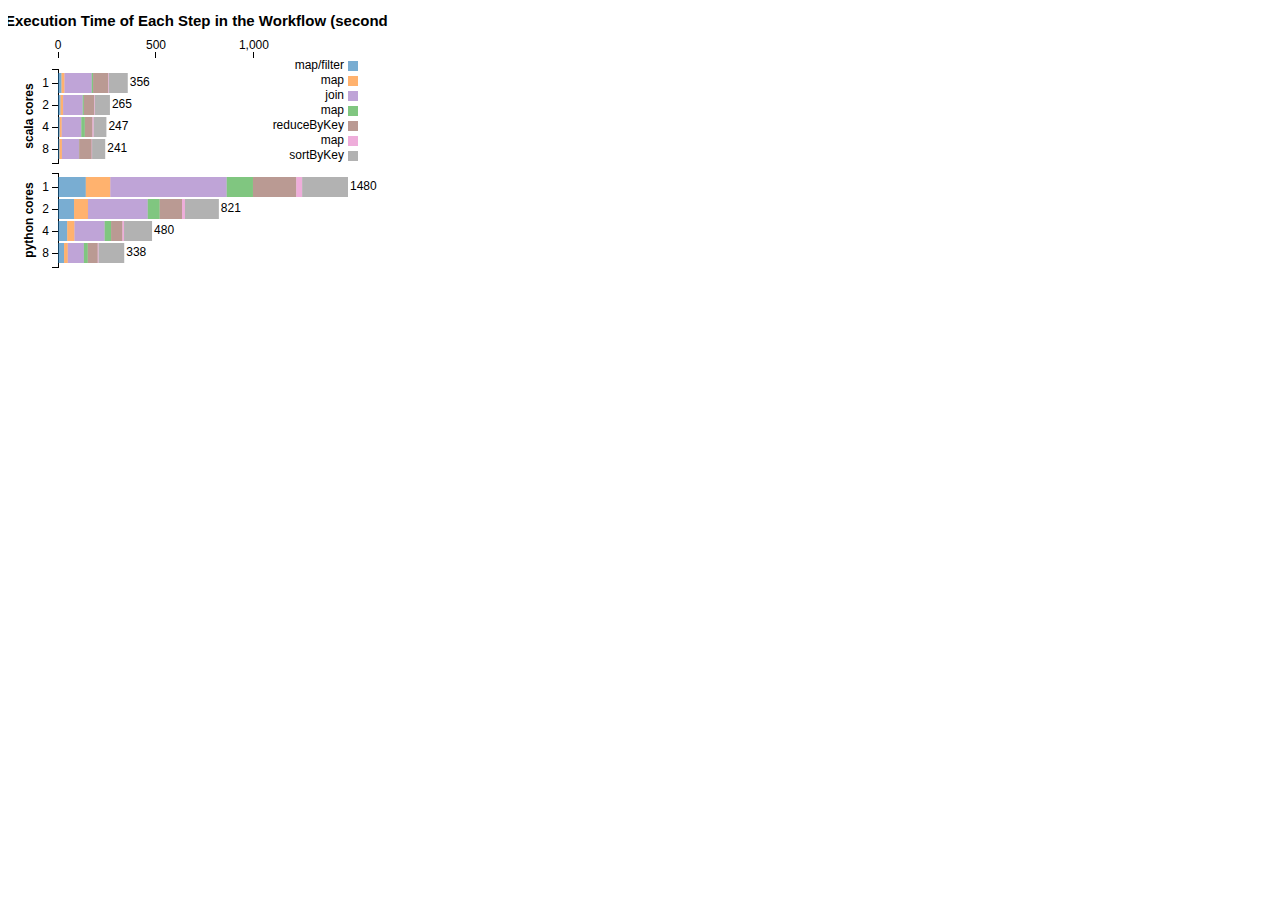
<file: 2015-01-17-python-vs-scala-vs-spark-2/index.html>
<!DOCTYPE html>
<meta charset="utf-8">
<style>

body {
  font: 10px sans-serif;
}

.axis path,
.axis line {
  fill: none;
  stroke: #000;
  shape-rendering: crispEdges;
}

.bar {
  fill: steelblue;
}

.axis text {
 font: 12px sans-serif;
}

text {
 font: 12px sans-serif;
}

.title text {
  font: 18px sans-serif;
}

.x.axis path {
  display: none;
}

</style>
<body>
<script src="d3.js"></script>
<script src="plot.js"> </script>
</body>
</html>
</file>
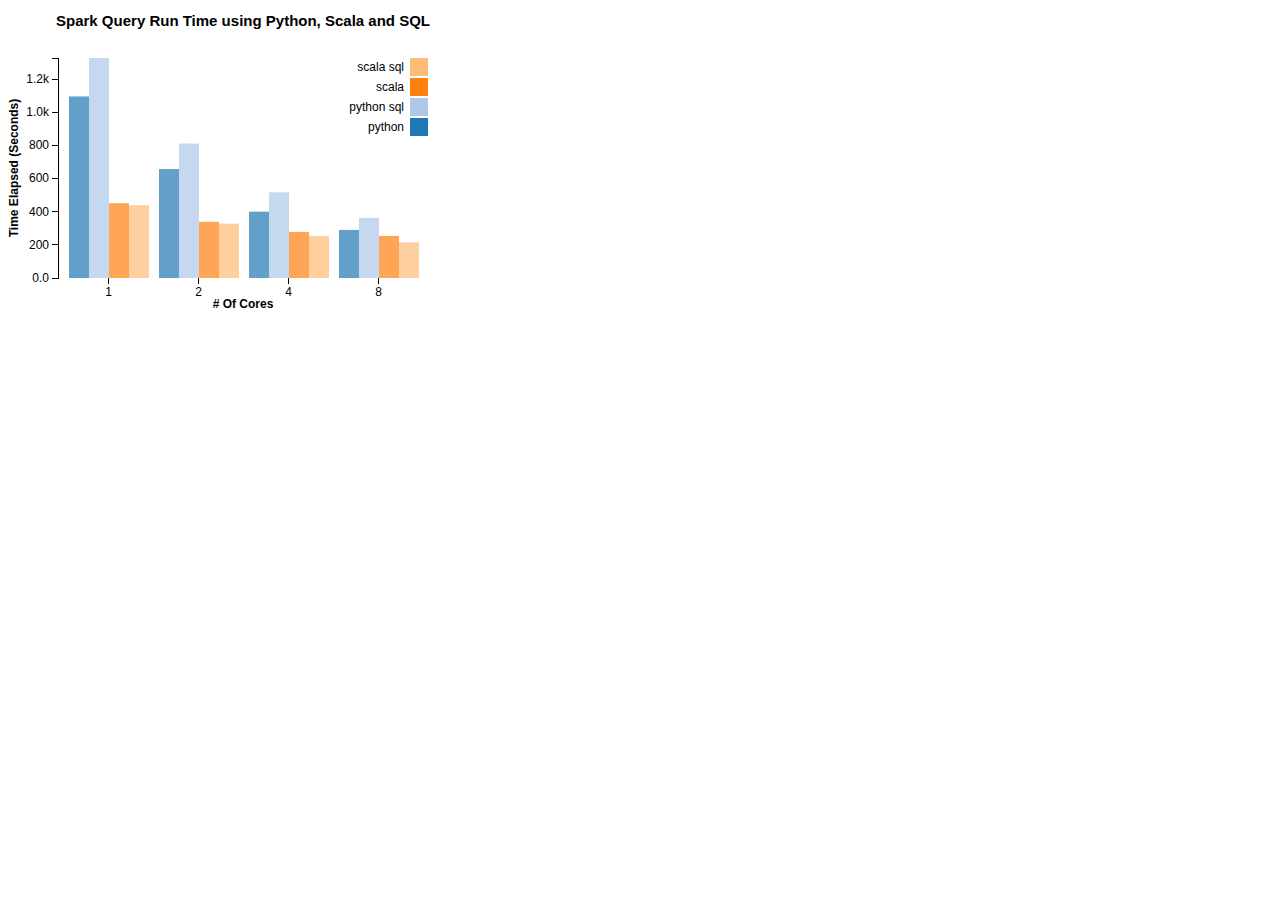
<file: 2015-01-17-python-vs-scala-vs-spark/index.html>
<!DOCTYPE html>
<meta charset="utf-8">
<style>

body {
  font: 10px sans-serif;
}

.axis path,
.axis line {
  fill: none;
  stroke: #000;
  shape-rendering: crispEdges;
}

.bar {
  fill: steelblue;
}

.axis text {
 font: 12px sans-serif;
}

text {
 font: 12px sans-serif;
}

.title text {
  font: 18px sans-serif;
}

.x.axis path {
  display: none;
}

</style>
<body>
<script src="d3.js"></script>
<script src="plot.js"> </script>
</file>
